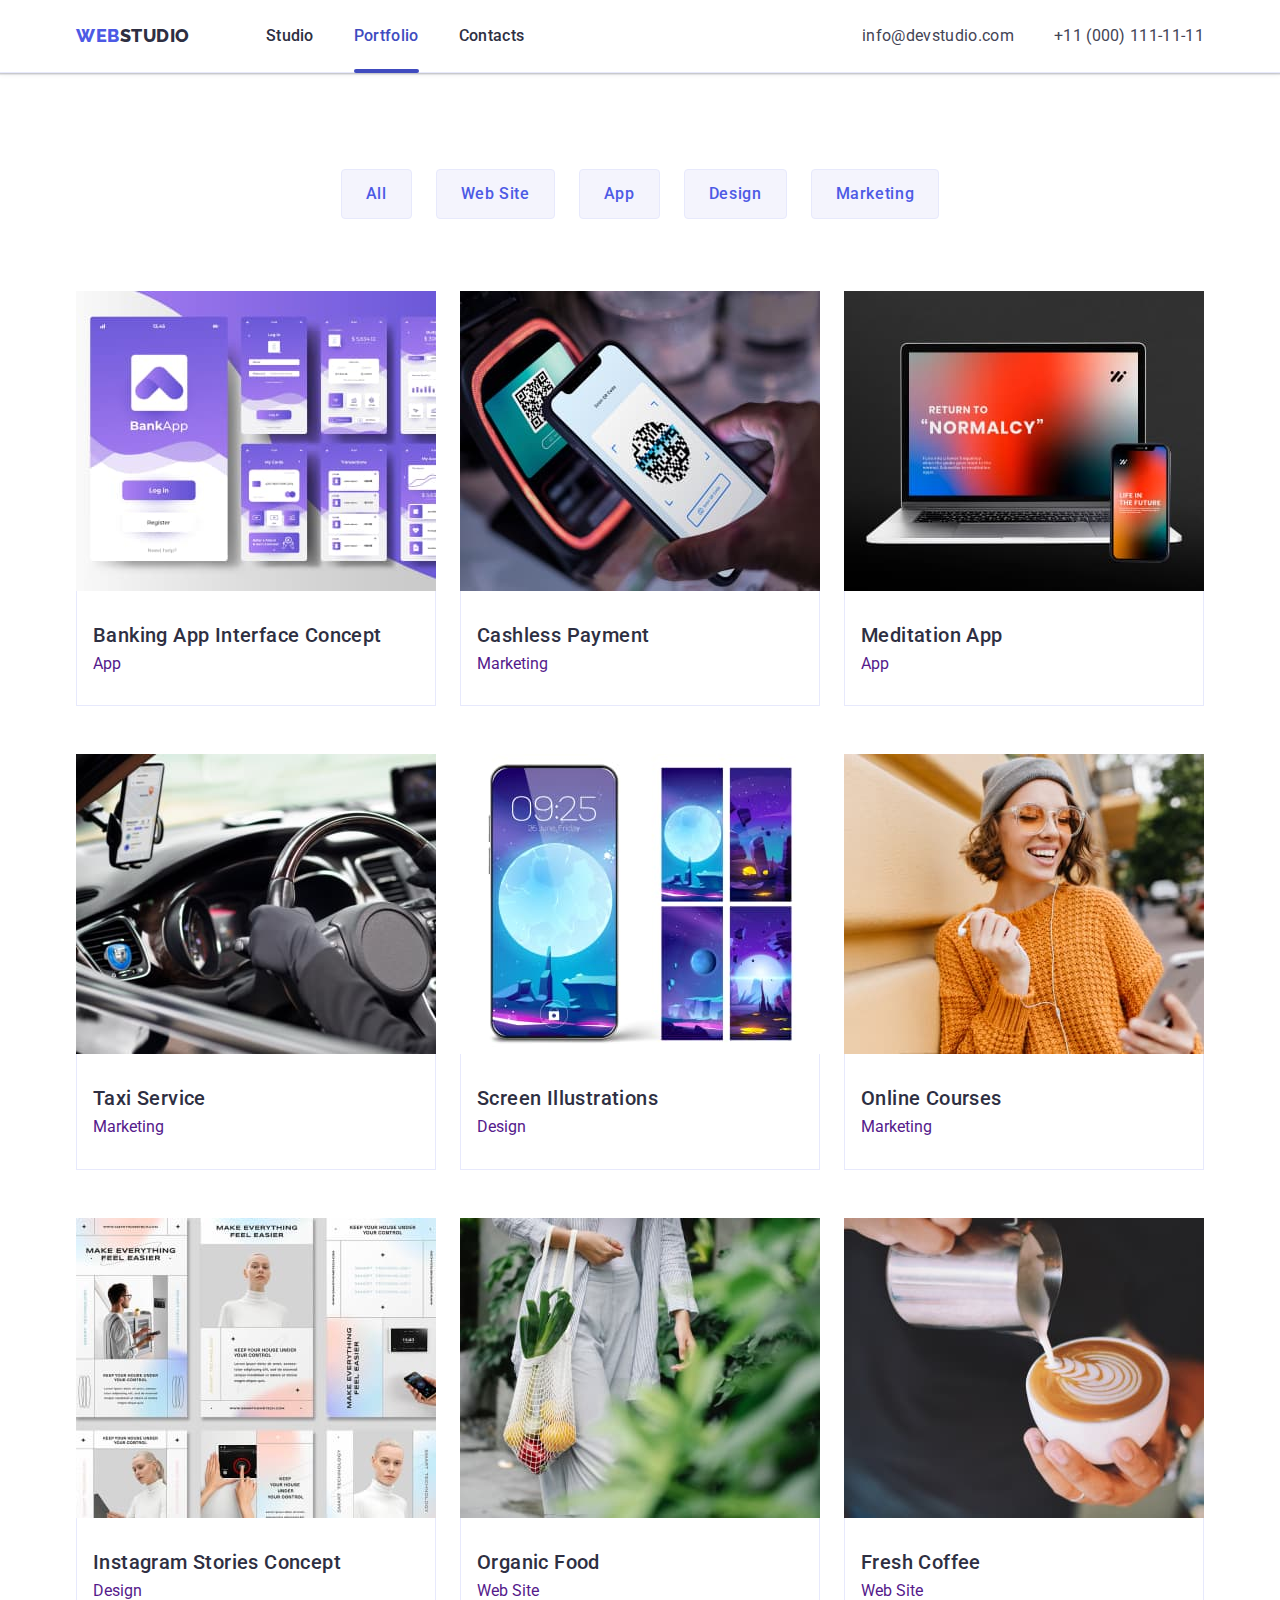
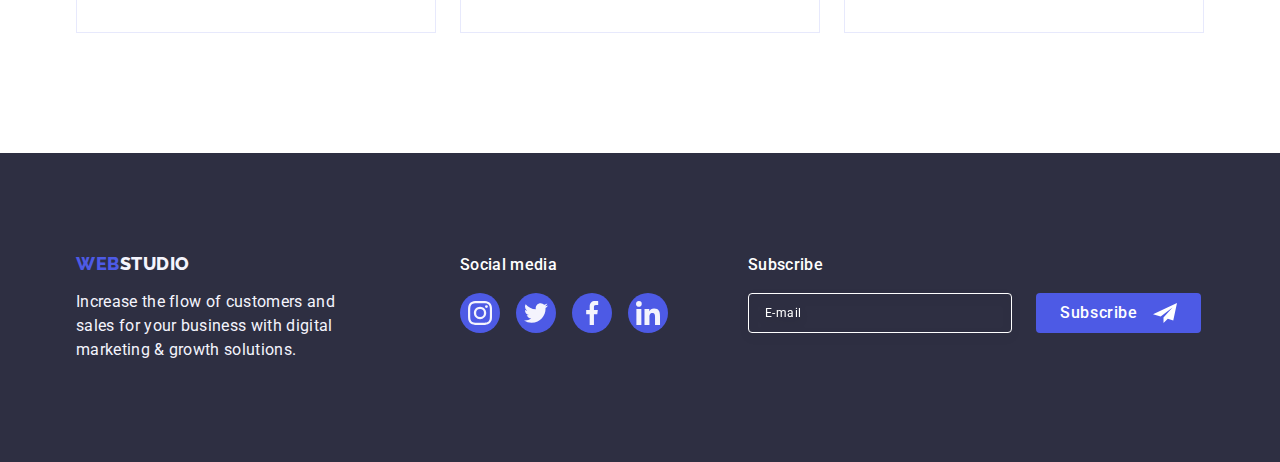
<file: portfolio.html>
<!DOCTYPE html>
<html lang="en">
  <head>
    <meta charset="UTF-8" />
    <title>webstudio</title>
    <link rel="preconnect" href="https://fonts.googleapis.com" />
    <link rel="preconnect" href="https://fonts.gstatic.com" crossorigin />
    <link rel="preconnect" href="https://fonts.googleapis.com" />
    <link rel="preconnect" href="https://fonts.gstatic.com" crossorigin />
    <link href="https://fonts.googleapis.com/css2?family=Raleway:wght@800&family=Roboto:wght@400;500;700;900&display=swap" rel="stylesheet"/>
    <link rel="stylesheet" href="https://cdnjs.cloudflare.com/ajax/libs/modern-normalize/1.1.0/modern-normalize.min.css"/>
    <link rel="stylesheet" href="./css/styles.css"/>
  </head>
<body>
   <header class="header">
    <div class="container-top nav-conteiner container">
      <nav class="main-nav">
        <a class="logo-link-header link " href="./index.html">Web<span class="logo-color-header">Studio</span></a>
        <ul class="menu list">
          <li class="menu-item"><a class="menu-link link" href="./index.html">Studio</a></li>
          <li class="menu-item"><a class="menu-link link active" href="./portfolio.html">Portfolio</a></li>
          <li class="menu-item"><a class="menu-link link" href="">Contacts</a></li>
        </ul>
      </nav>
      <address class="contacts-header">
        <ul class="contacts-header-list list">
          <li class="contacts-header-item link">
              <a class="contacts-header-link link" href="mailto:info@devstudio.com">info@devstudio.com</a>
          </li>
          <li class="contacts-header-item link">
            <a class="contacts-header-link link" href="tel:+110001111111">+11 (000) 111-11-11</a>
          </li>
        </ul>
      </address>
    </div>
  </header>
  <main>
    <section class="portfolio">
      <div class="container">
        <h1 class="main-title visually-hidden">Our Portfolio</h1>
        <ul class="filters-list list">
          <li class="filters-item">
            <button class="modal-btn" type="button">All</button>
          </li>
          <li class="filters-item">
            <button class="modal-btn" type="button">Web Site</button>
          </li>
          <li class="filters-item">
            <button class="modal-btn" type="button">App</button>
          </li>
          <li class="filters-item">
            <button class="modal-btn" type="button">Design</button>
          </li>
          <li class="filters-item">
            <button class="modal-btn" type="button">Marketing</button>
          </li>
        </ul>

        <ul class="portfolio-list list">
          <li class="portfolio-item">
            <a class="portfolio-link link" href="">
              <div class="portfolio-card">
                <img class="photo" src="./images/banking.jpg" alt="banking-app" width="360" height="300"/>
                <p class="paragraph-portfolio">
                  14 Stylish and User-Friendly App Design Concepts · Task Manager App · Calorie
                  Tracker App · Exotic Fruit Ecommerce App · Cloud Storage App
                </p>
              </div>
              <div class="application">
                <h2 class="project-title">Banking App Interface Concept</h2>
                <p class="project-text">App</p>
              </div>
            </a>
          </li>
          <li class="portfolio-item">
            <a class="portfolio-link link" href="">
              <div class="portfolio-card">
                <img class="photo" src="./images/cashless.jpg" alt="cashless-payment"/>
                <p class="paragraph-portfolio">
                  14 Stylish and User-Friendly App Design Concepts · Task Manager App · Calorie
                  Tracker App · Exotic Fruit Ecommerce App · Cloud Storage App
                </p>
              </div>
              <div class="application">
                <h2 class="project-title">Cashless Payment</h2>
                <p class="project-text">Marketing</p>
              </div>
            </a>
          </li>
          <li class="portfolio-item">
            <a class="portfolio-link link" href="">
              <div class="portfolio-card">
                <img class="photo" src="./images/meditation.jpg"
                  alt="meditation-app"
                  width="360"
                  height="300"/>
                  <p class="paragraph-portfolio">
                    14 Stylish and User-Friendly App Design Concepts · Task Manager App · Calorie
                    Tracker App · Exotic Fruit Ecommerce App · Cloud Storage App
                  </p>
              </div>
              <div class="application">
                <h2 class="project-title">Meditation App</h2>
                <p class="project-text">App</p>
              </div>
            </a>
          </li>
          <li class="portfolio-item">
            <a class="portfolio-link link" href="">
              <div class="portfolio-card">
                <img class="photo" src="./images/taxi.jpg"
                  width="360"
                  height="300"
                  alt="taxi-service"/>
                  <p class="paragraph-portfolio">
                    14 Stylish and User-Friendly App Design Concepts · Task Manager App · Calorie
                    Tracker App · Exotic Fruit Ecommerce App · Cloud Storage App
                  </p>
                </div>
                  <div class="application">
                    <h2 class="project-title">Taxi Service</h2>
                    <p class="project-text">Marketing</p>
                  </div>
              </a>
            </li>
            <li class="portfolio-item">
              <a class="portfolio-link link" href="">
                <div class="portfolio-card">
                <img class="photo" src="./images/screen.jpg"
                  width="360"
                  height="300"
                  alt="screen-illustrations"/>
                  <p class="paragraph-portfolio">
                    14 Stylish and User-Friendly App Design Concepts · Task Manager App · Calorie
                    Tracker App · Exotic Fruit Ecommerce App · Cloud Storage App
                  </p>
                </div>
                  <div class="application">
                    <h2 class="project-title">Screen Illustrations</h2>
                    <p class="project-text">Design</p>
                  </div>
              </a>
            </li>
            <li class="portfolio-item">
              <a class="portfolio-link link" href="">
                <div class="portfolio-card">
                <img class="photo" src="./images/online.jpg"
                  alt="online-courses"
                  width="360"
                  height="300"/>
                  <p class="paragraph-portfolio">
                    14 Stylish and User-Friendly App Design Concepts · Task Manager App · Calorie
                    Tracker App · Exotic Fruit Ecommerce App · Cloud Storage App
                  </p>
                </div>
                  <div class="application">
                    <h2 class="project-title">Online Courses</h2>
                    <p class="project-text">Marketing</p>
                  </div>
              </a>
            </li>
            <li class="portfolio-item">
              <a class="portfolio-link link" href="">
                <div class="portfolio-card">
                <img class="photo" src="./images/instagram.jpg"
                  width="360"
                  height="300"
                  alt="instagram-stories-concept" />
                  <p class="paragraph-portfolio">
                    14 Stylish and User-Friendly App Design Concepts · Task Manager App · Calorie
                    Tracker App · Exotic Fruit Ecommerce App · Cloud Storage App
                  </p>
                </div>
                  <div class="application">
                    <h2 class="project-title">Instagram Stories Concept</h2>
                    <p class="project-text">Design</p>
                  </div>
              </a>
            </li>
            <li class="portfolio-item">
              <a class="portfolio-link link" href="">
                <div class="portfolio-card">
                <img class="photo" src="./images/organic.jpg"
                  width="360"
                  height="300"
                  alt="organic-food"/>
                  <p class="paragraph-portfolio">
                    14 Stylish and User-Friendly App Design Concepts · Task Manager App · Calorie
                    Tracker App · Exotic Fruit Ecommerce App · Cloud Storage App
                  </p>
                </div>
                  <div class="application">
                    <h2 class="project-title">Organic Food</h2>
                    <p class="project-text">Web Site</p>
                  </div>
              </a>
            </li>
            <li class="portfolio-item">
              <a class="portfolio-link link" href="">
                <div class="portfolio-card">
                <img class="photo" src="./images/fresh.jpg"
                  width="360"
                  height="300"
                  alt="fresh-coffee"/>
                  <p class="paragraph-portfolio">
                    14 Stylish and User-Friendly App Design Concepts · Task Manager App · Calorie
                    Tracker App · Exotic Fruit Ecommerce App · Cloud Storage App
                  </p>
                </div>
                  <div class="application">
                    <h2 class="project-title">Fresh Coffee</h2>
                    <p class="project-text">Web Site</p>
                  </div>
              </a>
            </li>
          </ul>
        </div>
      </section>
    </main>
    <footer class="footer-block">
      <div class="container container-footer">
        <div class="content-footer">
          <a class="logo-link-footer link" href="./index.html">Web<span class="logo-color-footer">Studio</span></a>
          <p class="text">
            Increase the flow of customers and sales for your business with digital
            marketing & growth solutions.
          </p>
        </div>
        <div class="social-footer-container" >
          <p class="title-media">Social media</p>
          <ul class="list icon-list">
            <li class="item-social">
              <a class="link link-social-footer" href="/">
                <svg class="icon-social-footer" width="24" height="24">
                  <use href="./images/icons.svg#icon-instagram"></use>
                </svg>
              </a>
            </li>
            <li class="item-social">
              <a class="link link-social-footer" href="/">
                <svg class="icon-social-footer" width="24" height="24">
                  <use href="./images/icons.svg#icon-twitter"></use>
                </svg>
              </a>
            </li>
            <li class="item-social">
              <a class="link link-social-footer" href="/">
                <svg class="icon-social-footer" width="24" height="24">
                  <use href="./images/icons.svg#icon-facebook"></use>
                </svg>
              </a>
            </li>
            <li class="item-social">
              <a class="link link-social-footer" href="/">
                <svg class="icon-social-footer" width="24" height="24">
                  <use href="./images/icons.svg#icon-linkedin"></use>
                </svg>
              </a>
            </li>
          </ul>
        </div>
        <div class="modal-footer-container">
          <p class="modal-title-footer">Subscribe</p>
          <form class="form-footer">
            <label class="modal-footer">
              <input class="input-footer" type="email" name="user-email" placeholder="E-mail" />
            </label>
            <button class="btn-subscribe" type="submit">
                Subscribe
              <svg class="icon-telegram" width="24" height="24">
                <use href="./images/icons.svg#icon-telegram"></use>
              </svg>
            </button>
          </form>
        </div>
      </div>
    </footer>
    </body>
    </html>
</file>
<file: css/styles.css>
:root {
  --background-color: #ffffff;
  --logo-color: #4d5ae5;
  --main-title-color: #2e2f42;
  --main-paragraf-color: #434455;
  --right-part-logo-header: #2e2f42;
  --right-part-logo-footer: #f4f4fd;
  --portfolio-btn-text: #4d5ae5;
  --portfolio-btn-background: #f4f4fd;
  --border-color-btn-portfolio: #e7e9fc;
  --backgroung-social-icon: #4d5ae5;
  --color-social-icon: #f4f4fd;
  --customers-icon-color: #8e8f99;
  --title-media-color: #ffffff;
  --color-text-label: #8e8f99;
  --background-color-checkbox: #404bbf;
  --privacy-link-color: #4d5ae5;
  --color-text-mobile-menu: #404bbf;
}

body {
  font-family: 'Roboto', sans-serif;
  color: #434455;
  background-color: var(--background-color);
}

h1,
h2,
h3,
p {
  padding: 0;
  margin: 0;
}

.list {
  padding: 0;
  margin: 0;
  list-style: none;
}

.link {
  text-decoration: none;
}

.container {
  max-width: 428px;
  padding-left: 16px;
  padding-right: 16px;
  margin-left: auto;
  margin-right: auto;
}

.container-top {
  display: flex;
  margin-right: auto;
  margin-left: auto;
  width: 1158px;
  padding: 0 15px;
}

/* Screen 1px - Mobile */
 @media screen and (max-device-pixel-ratio: 1) and (max-width: 767px),
 screen and (max-resolution: 96dpi) and (max-width: 767px),
 screen and (max-resolution: 1dppx) and (max-width: 767px) {
     .hero {
         background-image: linear-gradient(rgba(46, 47, 66, 0.7),
                 rgba(46, 47, 66, 0.7)),
             url('../mobile-images/img/office-people.jpg');
     }
 }
/* Screen 2px - Mobile */
@media screen and (min-device-pixel-ratio: 2) and (max-width: 767px),
screen and (min-resolution: 192dpi) and (max-width: 767px),
screen and (min-resolution: 2dppx) and (max-width: 767px) {
    .hero {
        background-image: linear-gradient(rgba(46, 47, 66, 0.7),
                rgba(46, 47, 66, 0.7)),
            url('../mobile-images/people-office@2x.jpg');
    }
}
/* Tablet hero image 1x */
 @media screen and (max-device-pixel-ratio: 1) and (min-width: 768px) and (max-width: 1157px),
 screen and (max-resolution: 96dpi) and (min-width: 768px) and (max-width: 1157px),
 screen and (max-resolution: 1dppx) and (min-width: 768px) and (max-width: 1157px) {
     .hero {
         background-image: linear-gradient(rgba(46, 47, 66, 0.7),
                 rgba(46, 47, 66, 0.7)),
             url('../tablet-images/people-office.jpg');
     }
 }
/* Tablet hero image 2x */
@media screen and (min-device-pixel-ratio: 2) and (min-width: 768px) and (max-width: 1157px),
screen and (min-resolution: 192dpi) and (min-width: 768px) and (max-width: 1157px),
screen and (min-resolution: 2dppx) and (min-width: 768px) and (max-width: 1157px) {
    .hero {
        background-image: linear-gradient(rgba(46, 47, 66, 0.7),
                rgba(46, 47, 66, 0.7)),
            url('../tablet-images/people-office@2x.jpg');
    }
}
/* Desktop hero image  1x*/
@media screen and (max-device-pixel-ratio: 1) and (min-width: 1158px),
screen and (max-resolution: 96dpi) and (min-width: 1158px),
screen and (max-resolution: 1dppx) and (min-width: 1158px) {
    .hero {
        background-image: linear-gradient(rgba(46, 47, 66, 0.7),
                rgba(46, 47, 66, 0.7)),
            url('../images/people-office.jpg');
    }
}
/* Desktop hero image 2px */
@media screen and (min-device-pixel-ratio: 2) and (min-width: 1158px),
screen and (min-resolution: 192dpi) and (min-width: 1158px),
screen and (min-resolution: 2dppx) and (min-width: 1158px) {
    .hero {
        background-image: linear-gradient(rgba(46, 47, 66, 0.7),
                rgba(46, 47, 66, 0.7)),
            url('../images/people-office@2x.jpg');
    }
}


/* =====HEADER===== */

.logo-link-header {
  font-family: 'Raleway', sans-serif;
  display: inline-block;
  padding: 24px 0;
  margin-right: 76px;
  font-weight: 800;
  font-size: 18px;
  line-height: 1.17;
  letter-spacing: 0.03em;
  text-transform: uppercase;
  color: var(--logo-color);
}

.logo-link-footer {
  font-family: 'Raleway', sans-serif;
  display: inline-block;
  margin-bottom: 16px;
  font-weight: 800;
  font-size: 18px;
  line-height: 1.17;
  letter-spacing: 0.03em;
  text-transform: uppercase;
  color: var(--logo-color);
}

.logo-color-header {
  color: var(--right-part-logo-header);
}

@media screen and (min-width: 768px) {
  .container {
    max-width: 768px;
  }
}

@media screen and (min-width: 1158px) {
  .container {
    max-width: 1158px;
    padding-left: 15px;
    padding-right: 15px;
  }
}

/* ===== MOBILE STYLE ===== */

.hero {
  margin: auto;
  padding: 112px 0 112px;
  text-align: center;
  /*max-width: 428px;*/
  height: 432px;
  margin-left: auto;
  margin-right: auto;
  background-color: #2e2f42;
  background-repeat: no-repeat;
  background-position: center;
  background-size: cover;
}

@media screen and (min-width: 428px) {
  .modal {
    max-width: 392px;
  }
}

@media screen and (max-width: 767px) {
  .container {
    margin-left: auto;
    margin-right: auto;
  }

  /* ===== header mobile ===== */
  .menu.list {
    display: none;
  }

  .contacts-header {
    display: none;
  }

  .burger-icon {
    stroke: #2e2f42;
  }

  .nav-container {
    display: flex;
    align-items: center;
  }

  .open-mobile-menu-btn {
    margin-left: auto;
    padding: 0;
    background-color: transparent;
    border: 0;
    line-height: 0;
    cursor: pointer;
  }

  /* ===== mobile menu===== */
  .mobile-menu {
    position: fixed;
    top: 0;
    left: 0;
    z-index: 500;
    width: 100%;
    height: 100%;
    background: #ffffff;
    box-shadow: 0px 2px 1px rgba(46, 47, 66, 0.08), 0px 1px 1px rgba(46, 47, 66, 0.16),
      0px 1px 6px rgba(46, 47, 66, 0.08);
    opacity: 0;
    visibility: hidden;
    pointer-events: none;
    transition: opacity 250ms cubic-bezier(0.4, 0, 0.2, 1),
      visibility 250ms cubic-bezier(0.4, 0, 0.2, 1);
  }

  .mobile-menu.is-open {
    opacity: 1;
    visibility: visible;
    pointer-events: auto;
  }

  .mobile-menu-container {
    display: flex;
    flex-direction: column;
    justify-content: space-between;
    position: relative;
    padding: 80px 35px 40px 40px;
    height: 100%;
  }

  .close-mobile-menu-btn {
    position: absolute;
    top: 24px;
    right: 24px;
    display: flex;
    justify-content: center;
    align-items: center;
    width: 24px;
    height: 24px;
    border-radius: 50%;
    padding: 0;
    background: transparent;
    border: 1px solid rgba(46, 47, 66, 0.1);
    cursor: pointer;
    transition: background 250ms cubic-bezier(0.4, 0, 0.2, 1);
  }

  .close-mobile-menu-btn:hover,
  .close-mobile-menu-btn:focus {
    background: #404bbf;
  }

  .close-mobile-menu-icon {
    fill: #2e2f42;
  }

  .close-mobile-menu-btn:hover .close-mobile-menu-icon,
  .close-mobile-menu-btn:focus .close-mobile-menu-icon {
    fill: #ffffff;
  }

  .mobile-menu-list {
    display: flex;
    flex-direction: column;
    gap: 40px;
  }

  .mobile-contacts-list {
    margin-bottom: 40px;
  }

  .mobile-menu-text {
    font-weight: 700;
    font-size: 36px;
    line-height: 1.11;
    letter-spacing: 0.02em;
    text-transform: capitalize;
    color: #2e2f42;
    transition: color 250ms cubic-bezier(0.4, 0, 0.2, 1);
  }

  .mobile-menu-text:hover,
  .mobile-menu-text:focus {
    color: var(--color-text-mobile-menu);
  }

  .mobile-contacts-list {
    display: flex;
    flex-direction: column;
    gap: 40px;
  }

  .phone-number-mobile-menu {
    min-width: 353px;
    font-weight: 700;
    font-size: 36px;
    line-height: 1.11;
    letter-spacing: 0.02em;
    text-transform: capitalize;
    color: #434455;
    transition: color 250ms cubic-bezier(0.4, 0, 0.2, 1);
  }

  .phone-number-mobile-menu:hover,
  .phone-number-mobile-menu:focus {
    color: #4d5ae5;
  }

  .email-mobile-menu {
    font-weight: 500;
    font-size: 20px;
    line-height: 1.2;
    letter-spacing: 0.02em;
    color: #434455;
    transition: color 250ms cubic-bezier(0.4, 0, 0.2, 1);
  }

  .email-mobile-menu:hover,
  .email-mobile-menu:focus {
    color: #4d5ae5;
  }

  .social-icon-mobile-menu {
    display: flex;
    justify-content: space-between;
  }

  .social-link-mobile-menu {
    display: flex;
    align-items: center;
    justify-content: center;
    width: 100%;
    height: 100%;
    border-radius: 50%;
    background-color: var(--backgroung-social-icon);
    transition: background-color 250ms cubic-bezier(0.4, 0, 0.2, 1);
  }

  .social-link-mobile-menu:hover,
  .social-link-mobile-menu:focus {
    background-color: #404bbf;
  }

  .item-icon-menu-mobile {
    width: 40px;
    height: 40px;
  }

  .social-icon-mobile-menu {
    fill: var(--color-social-icon);
  }

  .title {
    text-align: center;
    font-family: 'Roboto';
    font-style: normal;
    font-weight: 700;
    font-size: 36px;
    line-height: 40px;
  }
  /* ===== /mobile menu===== */
}

/* ===== hero mobile ===== */

.main-title {
  margin: auto;
  max-width: 320px;
  margin-bottom: 72px;
  font-weight: 700;
  font-size: 36px;
  line-height: 1.11;
  text-align: center;
  letter-spacing: 0.02em;
  text-transform: capitalize;
}

/* =====features section===== */

.icon-features {
  display: none;
}

.features {
  padding: 96px 0;
}

.features-item {
  margin-bottom: 72px;
}

.project-title-features {
  margin-bottom: 8px;
  font-weight: 700;
  font-size: 36px;
  line-height: 1.11;
  text-align: center;
  letter-spacing: 0.02em;
  text-transform: capitalize;
  color: var(--main-title-color);
}

.project-text-features {
  font-weight: 500;
  font-size: 16px;
  line-height: 1.5;
  letter-spacing: 0.02em;
  color: #434455;
  color: var(--main-paragraf-color);
}

.features-item:last-child {
  margin-bottom: 0;
}

/* =====/features section===== */

/* =====members company===== */

.our-team {
  padding: 96px 0 96px;
  background-color: #f4f4fd;
}

.last-title {
  font-weight: 700;
  font-size: 36px;
  line-height: 1.11;
  letter-spacing: 0.02em;
  text-transform: capitalize;
  text-align: center;
  color: var(--main-title-color);
  margin-bottom: 72px;
}

.our-team-item {
  margin-right: auto;
  margin-left: auto;
  margin-bottom: 72px;
}

.our-team-item:last-child {
  margin-bottom: 0;
}

/* =====/members company===== */

/* =====customers===== */

.customers {
  padding: 96px 0;
}

.list-customers {
  display: flex;
  justify-content: center;
  flex-wrap: wrap;
  row-gap: 72px;
  column-gap: 16px;
}

.logo-customers {
  width: calc((100% - 24px) / 2);
  height: 88px;
}

/* =====/customers===== */

/* =====footer mobile===== */

.footer-block {
  padding: 96px 0;
}

.content-footer {
  text-align: center;
  margin-bottom: 72px;
}

.text {
  max-width: 268px;
  margin-left: auto;
  margin-right: auto;
  text-align: start;
}

.social-footer-container {
  margin-bottom: 72px;
}

.title-media {
  text-align: center;
}

.icon-list {
  justify-content: center;
}

.modal-title-footer {
  text-align: center;
}

.input-footer {
  width: 100%;
}

.btn-subscribe {
  margin-top: 16px;
  margin-left: auto;
  margin-right: auto;
}

.mobile-contacts-container {
}

/* =====/MOBILE STYLE===== */

/* ===== TABLET STYLE ===== */

@media screen and (min-width: 768px) {
  /* =====headr tablet===== */
  .open-mobile-menu-btn {
    display: none;
  }

  .close-mobile-menu-btn {
    display: none;
  }

  .mobile-menu-list {
    display: none;
  }

  .mobile-contacts-list {
    display: none;
  }

  .social-icon-mobile-menu {
    display: none;
  }

  .logo-link-header {
    margin-right: 120px;
  }

  .menu {
    gap: 40px;
  }

  .contacts-header-list {
    display: flex;
    flex-direction: column;
    gap: 12px;
  }

  .nav-container {
    align-items: center;
  }

  .active::after {
    content: '';
    display: block;
    position: absolute;
    width: 100%;
    height: 4px;
    left: 0px;
    bottom: -1px;

    background: #404bbf;
    border-radius: 2px;

    transition: transform 250ms cubic-bezier(0.4, 0, 0.2, 1);
  }

  /* ===== /header tablet===== */

  /* =====hero tablet===== */

  .main-title {
    margin: auto;
    max-width: 496px;
    margin-bottom: 48px;

    font-weight: 700;
    font-size: 56px;
    line-height: 1.07;
    text-align: center;
    letter-spacing: 0.02em;
  }

  /*.hero {
    margin: auto;
    padding: 112px 0 112px;
    text-align: center;
    max-width: 768px;
    height: 436px;
    margin-left: auto;
    margin-right: auto;
    background-color: #2e2f42;
    background-repeat: no-repeat;
    background-position: center;
    background-size: cover;
  }*/

  .modal {
    max-width: 408px;
  }

  /* =====/hero tablet===== */

  /* =====features tablet===== */

  .features-list {
    display: flex;
    row-gap: 72px;
    column-gap: 24px;
    flex-wrap: wrap;
  }

  .features-item {
    display: block;
    margin-bottom: 0;
    width: calc((100% - 48px) / 2);
  }

  .project-title-features {
    text-align: start;
  }

  .project-text-features {
    text-align: start;
  }
  /* =====/features===== */

  /* =====company members tablet===== */

  .company-container{
    max-width: 584px;
  }
  
  .our-team-list {
    display: flex;
    justify-content: center;
    row-gap: 72px;
    column-gap: 24px;
    flex-wrap: wrap;
  }

  .our-team-item {
    margin: 0;
  }

  /* =====/company members tablet===== */

  /* =====customers tablet===== */

  .customers-container {
    max-width: 584px;
  }

  .logo-customers {
    width: calc((100% - 48px) / 3);
  }

  .list-customers {
    column-gap: 24px;
  }
  /* =====/customers tablet===== */

  /* =====footer tablet===== */

  .container-footer {
    max-width: 584px;
    display: flex;
    flex-wrap: wrap;
    row-gap: 72px;
    column-gap: 24px;
  }

  .content-footer,
  .social-footer-container {
    margin-bottom: 0;
  }

  .modal-title-footer {
    text-align: start;
  }

  .form-footer {
    display: flex;
  }

  .input-footer {
    width: 264px;
    margin-bottom: 0;
  }

  .btn-subscribe {
    margin-top: 0;
    margin-left: 24px;
  }

  .title-media {
    text-align: start;
  }

  .content-footer {
    text-align: start;
  }

.contacts-header-link {
  display: block;

    font-weight: 400;
    font-size: 12px;
    line-height: 1.17;
    letter-spacing: 0.04em;
    color: #434455;
    transition: color 250ms cubic-bezier(0.4, 0, 0.2, 1);
  }

  .title {
    text-align: center;
    font-family: 'Roboto';
    font-style: normal;
    font-weight: 700;
    font-size: 36px;
    line-height: 40px;
  }
}

/* ===== /TABLET STYLE ===== */

/* ====== DESKTOP STYLE ===== */

@media screen and (max-width: 1157px) {
  .services {
    display: none;
  }
}

@media screen and (min-width: 1158px) {
  .open-mobile-menu-btn {
    display: none;
  }

  .close-mobile-menu-btn {
    display: none;
  }

  .mobile-menu-list {
    display: none;
  }

  .mobile-contacts-list {
    display: none;
  }

  .social-icon-mobile-menu {
    display: none;
  }

  .logo-link-header {
    margin-right: 76px;
  }
 
  .contacts-header-list {
    display: flex;
    flex-direction: row;
    padding: 0;
    gap: 40px;
  }

  .active::after {
    content: '';
    display: block;
    position: absolute;
    width: 100%;
    height: 4px;
    left: 0px;
    bottom: -1px;

    background: #404bbf;
    border-radius: 2px;

    transition: transform 250ms cubic-bezier(0.4, 0, 0.2, 1);
  }

  .contacts-header-link {
    font-size: 16px;
    line-height: 1.5;
    letter-spacing: 0.02em;
    padding-top: 24px;
    padding-bottom: 24px;
  }

  .main-title {
    margin: auto;
    max-width: 496px;
    margin-bottom: 48px;

    font-weight: 700;
    font-size: 56px;
    line-height: 1.07;
    text-align: center;
    letter-spacing: 0.02em;
  }

  .hero {
    margin: auto;
    padding: 188px 0 188px;
    text-align: center;
    max-width: 1440px;
    height: 600px;
    margin-left: auto;
    margin-right: auto;
    background-color: #2e2f42;
    background-repeat: no-repeat;
    background-position: center;
    background-size: cover;
  }

  /* =====features===== */

  .project-title-features {
    text-align: start;
    margin-top: 0;
    margin-bottom: 8px;
    font-weight: 500;
    font-size: 20px;
    line-height: 1.2;
    letter-spacing: 0.02em;
    color: var(--main-title-color);
  }

  .project-text-features {
    margin-top: 0;
    margin-bottom: 0;
    font-weight: 400;
  }

  .title {
    margin-top: 0;
    margin-bottom: 72px;
    text-align: center;
  }

  .features {
    padding: 120px 0 120px;
  }

  .features-list {
    display: flex;
    gap: 24px;
  }

  .features-list:last-child {
    margin-right: 0;
  }

  .icon-features {
    display: flex;
    align-items: center;
    justify-content: center;
    height: 112px;
    margin-bottom: 8px;
    border-radius: 4px;
    background-color: #f4f4fd;
  }

  .features-item {
    margin-bottom: 0;
    width: calc((100% - 72px) / 4);
  }

  /* =====/features===== */

  /* =====specialization company===== */

  .services-list {
    display: flex;
  }

  .services {
    padding-bottom: 120px;
  }

  .services-list {
    gap: 24px;
  }

  .services-list:last-child {
    margin-right: 0;
  }
  /* =====/speecialization company===== */

  /* =====members company===== */

  .our-team-list {
    gap: 24px;
  }

  .our-team-list:last-child {
    margin-right: 0;
  }

  .our-team-item {
    width: calc((100% - 72px) / 4);
  }

  .our-team {
    padding: 120px 0 120px;
  }

  .company-container {
    max-width: 1158px;
  }

  /* =====/company members===== */

  /* =====customers===== */

  .customers {
    padding: 120px 0 120px;
  }

  .list-customers {
    row-gap: 0;
  }

  .logo-customers {
    height: 88px;
    width: calc((100% - 120px) / 6);
  }

  .customers-container {
    max-width: 1158px;
  }

  /* =====/customers===== */

  /* =====footer===== */

  .footer-block {
    padding: 100px 0;
  }

  .container-footer {
    max-width: 1158px;
    display: flex;
    flex-wrap: nowrap;
    align-items: baseline;
    gap: 0;
  }

  .content-footer {
    margin-right: 120px;
  }

  .social-footer-container {
    margin-right: 80px;
  }

  .text {
    max-width: 264px;
  }

  .form-footer {
    display: flex;
  }

  .input-footer {
    width: 264px;
  }

  .filters-list {
    display: flex;
  }
}


/* ====== /DESKTOP STYLE ===== */

.header {
  border-bottom: 1px solid #e7e9fc;
  box-shadow: 0px 2px 1px rgba(46, 47, 66, 0.08), 0px 1px 1px rgba(46, 47, 66, 0.16),
    0px 1px 6px rgba(46, 47, 66, 0.08);
}

.nav-container {
  display: flex;
}

.menu {
  display: flex;
  gap: 40px;
}

.menu-link {
  position: relative;
  display: block;
  padding-bottom: 24px;
  padding-top: 24px;

  font-weight: 500;
  font-size: 16px;
  line-height: 1.5;
  letter-spacing: 0.02em;
  color: #2e2f42;
  transition: color 250ms cubic-bezier(0.4, 0, 0.2, 1);
}

.menu-link:hover,
.menu-link:focus {
  color: #404bbf;
}

.active {
  color: #404bbf;
}

.contacts-header {
  font-style: normal;
}

.main-nav {
  display: flex;
  align-items: center;
}

.contacts-header-link:hover,
.contacts-header-link:focus {
  color: #404bbf;
}

/*=====ADDRESS=====*/

.menu-links {
  display: flex;
  align-items: center;
  /* gap: 40px; */
}

.menu-links:last-child {
  margin-right: 0;
}

.contacts-header {
  margin-left: auto;
}

.contacts-header-item:last-child {
  margin-right: 0;
}

/*=====/ADRESS===== */

/* =====/HEADER===== */

/* =====HERO===== */
.main-title {
  color: #ffffff;
}

.section-btn {
  display: block;
  border: none;
  margin: auto;
  border-radius: 4px;
  padding: 16px 32px;
  min-width: 169px;
  font-family: 'Roboto', sans-serif;
  font-weight: 500;
  font-size: 16px;
  line-height: 1.5;
  letter-spacing: 0.04em;
  height: 56px;
  cursor: pointer;
  background: #4d5ae5;
  color: #ffffff;
  box-shadow: 0px 4px 4px rgba(0, 0, 0, 0.15);
  transition: background-color 250ms cubic-bezier(0.4, 0, 0.2, 1);
}

.section-btn:hover,
.section-btn:focus {
  background-color: #404bbf;
  cursor: pointer;
}
/* =====/HERO===== */
/* =====MAIN-CONTAINER===== */

.main-content {
  margin: auto;
}

.visually-hidden {
  position: absolute;
  white-space: nowrap;
  width: 1px;
  height: 1px;
  overflow: hidden;
  border: 0;
  padding: 0;
  clip: rect(0 0 0 0);
  clip-path: inset(50%);
  margin: -1px;
}

.photo {
  display: block;
}

.services-item {
  box-sizing: border-box;
  width: calc((100% - 48px) / 3);
}

.our-team-item {
  width: 264px;
  min-height: 380px;
  border-radius: 0px 0px 4px 4px;
  box-shadow: 0px 1px 6px rgba(46, 47, 66, 0.08), 0px 1px 1px rgba(46, 47, 66, 0.16),
    0px 2px 1px rgba(46, 47, 66, 0.08);
  background-color: #ffffff;
}

.name-team {
  padding: 32px 0;
}

.project-title-team {
  text-align: center;
  margin-top: 0;
  margin-bottom: 8px;
  font-weight: 500;
  font-size: 20px;
  line-height: 1.2;
  letter-spacing: 0.02em;
  color: var(--main-title-color);
}

.project-text-team {
  text-align: center;
  margin-top: 0;
  margin-bottom: 8px;
  font-weight: 400;
  font-size: 16px;
  line-height: 1.5;
  letter-spacing: 0.02em;
  color: var(--main-paragraf-color);
}
.social-list {
  display: flex;
  justify-content: center;
  gap: 24px;
}
.item-social {
  width: 40px;
  height: 40px;
}

.social-link {
  display: flex;
  align-items: center;
  justify-content: center;
  width: 100%;
  height: 100%;
  border-radius: 50%;
  background-color: var(--backgroung-social-icon);
  transition: background-color 250ms cubic-bezier(0.4, 0, 0.2, 1);
}

.social-link:hover,
.social-link:focus {
  background-color: #404bbf;
}

.icon-social {
  fill: var(--color-social-icon);
}

.customers-link {
  display: flex;
  align-items: center;
  justify-content: center;
  width: 100%;
  height: 100%;
  border: 1px solid #8e8f99;
  border-radius: 4px;
  color: var(--customers-icon-color);
  transition: border-color 250ms cubic-bezier(0.4, 0, 0.2, 1),
    color 250ms cubic-bezier(0.4, 0, 0.2, 1);
}

.customers-link:hover,
.customers-link:focus {
  border-color: #404bbf;
  color: #404bbf;
}

.icon-customers {
  fill: currentColor;
}

/* =====/MAIN-CONTAINER===== */
/* =====FOOTER===== */

.logo-color-footer {
  align-items: center;
  padding: 0px;
  width: 115px;
  height: 24px;
  left: 156px;
  margin-bottom: 16px;
  color: var(--right-part-logo-footer);
}

.title-media {
  margin-bottom: 16px;
  font-weight: 500;
  font-size: 16px;
  line-height: 1.5;
  letter-spacing: 0.02em;
  color: var(--title-media-color);
}

.link-social-footer {
  display: flex;
  align-items: center;
  justify-content: center;
  width: 100%;
  height: 100%;
  border-radius: 50%;
  background-color: var(--backgroung-social-icon);
  transition: background-color 250ms cubic-bezier(0.4, 0, 0.2, 1);
}

.link-social-footer:hover,
.link-social-footer:focus {
  background-color: #31d0aa;
}

.icon-list {
  display: flex;
  gap: 16px;
}

.icon-social-footer {
  fill: var(--color-social-icon);
}

.text {
  font-weight: 400;
  font-size: 16px;
  line-height: 1.5;
  letter-spacing: 0.02em;
  color: #f4f4fd;
}

.footer-block {
  margin: auto;

  background: #2e2f42;
}

.modal-title-footer {
  margin-bottom: 16px;
  font-weight: 500;
  font-size: 16px;
  line-height: 1.5;
  letter-spacing: 0.02em;
  color: #ffffff;
}

.input-footer {
  height: 40px;
  padding: 8px 16px;
  border: 1px solid #ffffff;
  filter: drop-shadow(0px 4px 4px rgba(0, 0, 0, 0.15));
  border-radius: 4px;

  font-size: 12px;
  line-height: 1.5;
  letter-spacing: 0.04em;

  background-color: transparent;
  color: #ffffff;
  transition: border 250ms cubic-bezier(0.4, 0, 0.2, 1);
}

.input-footer:focus {
  outline: none;
  border: 1px solid #4d5ae5;
}

.input-footer::placeholder {
  font-weight: 400;
  font-size: 12px;
  line-height: 2;
  color: #ffffff;
}

.btn-subscribe {
  display: flex;
  justify-content: space-between;
  align-items: center;
  min-width: 165px;
  height: 40px;
  padding: 8px 24px;
  font-weight: 500;
  font-size: 16px;
  line-height: 1.5;
  letter-spacing: 0.04em;
  background: #4d5ae5;
  border-radius: 4px;
  border: none;
  cursor: pointer;
  color: #ffffff;
  transition: background-color 250ms cubic-bezier(0.4, 0, 0.2, 1);
}

.btn-subscribe:hover,
.btn-subscribe:focus {
  background-color: #404bbf;
}

/* =====/FOOTER===== */
/* MODAL WINDOW */
.backdrop {
  position: fixed;
  top: 0;
  left: 0;
  z-index: 100;
  width: 100%;
  min-height: 100%;

  background: rgba(46, 47, 66, 0.4);
  transition: opacity 250ms cubic-bezier(0.4, 0, 0.2, 1),
    visibility 250ms cubic-bezier(0.4, 0, 0.2, 1);
}

.is-hidden {
  visibility: hidden;
  opacity: 0;
  pointer-events: none;
}

.modal {
  position: absolute;
  padding: 72px 24px 24px 24px;
  top: 50%;
  left: 50%;
  transform: translate(-50%, -50%);
  width: 100%;
  background: #fcfcfc;
  box-shadow: 0px 1px 1px rgba(0, 0, 0, 0.14), 0px 1px 3px rgba(0, 0, 0, 0.12),
    0px 2px 1px rgba(0, 0, 0, 0.2);
  border-radius: 4px;
  transition: transform 250ms cubic-bezier(0.4, 0, 0.2, 1);
}

.close-btn {
  position: absolute;
  top: 24px;
  right: 24px;
  display: flex;
  justify-content: center;
  align-items: center;
  width: 24px;
  height: 24px;
  border-radius: 50%;
  padding: 0;
  background: #e7e9fc;
  border: 1px solid rgba(0, 0, 0, 0.1);
  cursor: pointer;
  transition: background-color 250ms cubic-bezier(0.4, 0, 0.2, 1),
    border 250ms cubic-bezier(0.4, 0, 0.2, 1);
}

.close-btn-icon {
  transition: fill 250ms cubic-bezier(0.4, 0, 0.2, 1);
}

.close-btn:hover,
.close-btn:focus {
  border: none;
  background-color: #404bbf;
  fill: #ffffff;
}

/* /MODAL WINDOW */

/* =====MODAL FORM===== */
.modal-form {
  display: flex;
  flex-direction: column;
}

.modal-title {
  margin-bottom: 16px;
  font-weight: 500;
  font-size: 16px;
  line-height: 1.5;
  text-align: center;
  letter-spacing: 0.02em;
  color: var(--main-title-color);
}

.form-container {
  margin-bottom: 8px;
}

.modal-submit-btn {
  display: block;
  margin: auto;
  border: none;
  min-width: 169px;
  height: 56px;

  font-weight: 500;
  font-size: 16px;
  line-height: 1.5;
  letter-spacing: 0.04em;

  cursor: pointer;
  background: #4d5ae5;
  color: #ffffff;
  box-shadow: 0px 4px 4px rgba(0, 0, 0, 0.15);
  border-radius: 4px;
  transition: background-color 250ms cubic-bezier(0.4, 0, 0.2, 1);
}

.modal-submit-btn:hover,
.modal-submit-btn:focus {
  background-color: #404bbf;
}

.modal-label {
  display: block;
  margin-bottom: 4px;
  font-size: 12px;
  line-height: 1.17;
  letter-spacing: 0.04em;
  color: var(--color-text-label);
}

.input-container {
  position: relative;
}

.modal-input {
  width: 100%;
  height: 40px;
  padding-left: 38px;
  border: 1px solid rgba(46, 47, 66, 0.2);
  border-radius: 4px;
  transition: border-color 250ms cubic-bezier(0.4, 0, 0.2, 1);
  background-color: transparent;
  outline: transparent;
}

.modal-input:focus {
  border-color: #4d5ae5;
}

.modal-input-icon {
  position: absolute;
  left: 16px;
  top: 50%;
  fill: #2e2f42;
  transform: translateY(-50%);
  transition: fill 250ms cubic-bezier(0.4, 0, 0.2, 1);
}

.modal-input:focus + .modal-input-icon {
  fill: #4d5ae5;
}

.textarea-container {
  margin-bottom: 16px;
}

.modal-textarea {
  display: block;
  resize: none;
  width: 100%;
  height: 120px;
  padding: 8px 16px;

  font-weight: 400;
  font-size: 12px;
  line-height: 1.17;
  letter-spacing: 0.04em;

  border: 1px solid rgba(46, 47, 66, 0.2);
  color: rgba(46, 47, 66, 0.4);
  background-color: transparent;
  border-radius: 4px;
  transition: border-color 250ms cubic-bezier(0.4, 0, 0.2, 1);
  outline: transparent;
}

.modal-textarea:focus {
  border-color: #4d5ae5;
}

.modal-textarea::placeholder {
  font-weight: 400;
  font-size: 12px;
  line-height: 1.17;
  color: rgba(46, 47, 66, 0.4);
}

.modal-privacy-policy {
  margin-bottom: 24px;
}

.modal-label-check {
  margin-bottom: 24px;
  font-weight: 400;
  font-size: 12px;
  line-height: 1.17;
  letter-spacing: 0.04em;
  color: var(--color-text-label);
}

.modal-fake-checkbox {
  display: inline-flex;
  justify-content: center;
  align-items: center;
  margin-right: 8px;
  width: 16px;
  height: 16px;
  border: 1px solid rgba(46, 47, 66, 0.4);
  border-radius: 2px;
  fill: transparent;
}

.modal-form-check:checked + .modal-label-check .modal-fake-checkbox {
  background-color: var(--background-color-checkbox);
  border: none;
  fill: var(--title-media-color);
  border-color: var(--background-color-checkbox);
}

.modal-form-check:focus + .modal-label-check .modal-fake-checkbox {
  border-color: var(--background-color-checkbox);
}

.modal-form-check:focus + .modal-fake-checkbox {
  background: #404bbf;
  border: 1px solid #404bbf;
}

.privacy-policy-link {
  color: var(--privacy-link-color);
}

.modal-icon {
  cursor: pointer;
}


/* =====/MODAL FORM===== */

/* =====PORTFOLIO===== */

.portfolio {
  padding: 96px 0 120px;
}

.filters-list {
  justify-content: center;
  gap: 24px;
  margin-bottom: 72px;
}

.modal-btn {
  font-family: 'Roboto', sans-serif;
  font-weight: 500;
  font-size: 16px;
  line-height: 1.5;
  padding: 12px 24px;
  border: 1px solid var(--border-color-btn-portfolio);
  border-radius: 4px;
  letter-spacing: 0.04em;
  cursor: pointer;
  color: var(--portfolio-btn-text);
  background-color: var(--portfolio-btn-background);
  transition: border-color 250ms cubic-bezier(0.4, 0, 0.2, 1),
    color 250ms cubic-bezier(0.4, 0, 0.2, 1), background-color 250ms cubic-bezier(0.4, 0, 0.2, 1),
    box-shadow 250ms cubic-bezier(0.4, 0, 0.2, 1);
}

.modal-btn:hover,
.modal-btn:focus {
  border-color: transparent;
  color: #ffffff;
  background-color: #404bbf;
  box-shadow: 0px 3px 1px rgba(0, 0, 0, 0.1), 0px 2px 1px rgba(0, 0, 0, 0.08),
    0px 2px 2px rgba(0, 0, 0, 0.12);
}

.container-btn-portfolio {
  margin-top: 96px;
  margin-bottom: 72px;
}

.portfolio-list {
  display: flex;
  flex-wrap: wrap;
  column-gap: 24px;
  row-gap: 48px;
}

.portfolio-link {
  display: block;
  transition: box-shadow 250ms cubic-bezier(0.4, 0, 0.2, 1);
}

.portfolio-item {
  width: calc((100% - 48px) / 3);
}

.portfolio-card {
  position: relative;
  overflow: hidden;
}

.img {
  display: block;
}

.portfolio-link:hover,
.portfolio-link:focus {
  box-shadow: 0px 1px 6px rgba(46, 47, 66, 0.08), 0px 1px 1px rgba(46, 47, 66, 0.16),
    0px 2px 1px rgba(46, 47, 66, 0.08);
}

.portfolio-link:hover .paragraph-portfolio,
.portfolio-link:focus .paragraph-portfolio {
  transform: translate(0, 0);
}

.paragraph-portfolio {
  position: absolute;
  left: 0;
  top: 0;
  overflow: auto;
  transform: translate(0, 100%);
  transition: transform 250ms cubic-bezier(0.4, 0, 0.2, 1);

  width: 100%;
  height: 100%;
  padding: 40px 32px;

  font-weight: 400;
  font-size: 16px;
  line-height: 1.5;
  letter-spacing: 0.02em;
  color: #f4f4fd;
  background: #4d5ae5;
}

.application {
  padding: 32px 16px;
  border: 1px solid #e7e9fc;
  border-top: none;
}

.project-title {
  margin-top: 0;
  margin-bottom: 8px;
  font-weight: 500;
  font-size: 20px;
  line-height: 1.2;
  letter-spacing: 0.02em;
  color: var(--main-title-color);
}
/* =====/PORTFOLIO===== */
</file>
